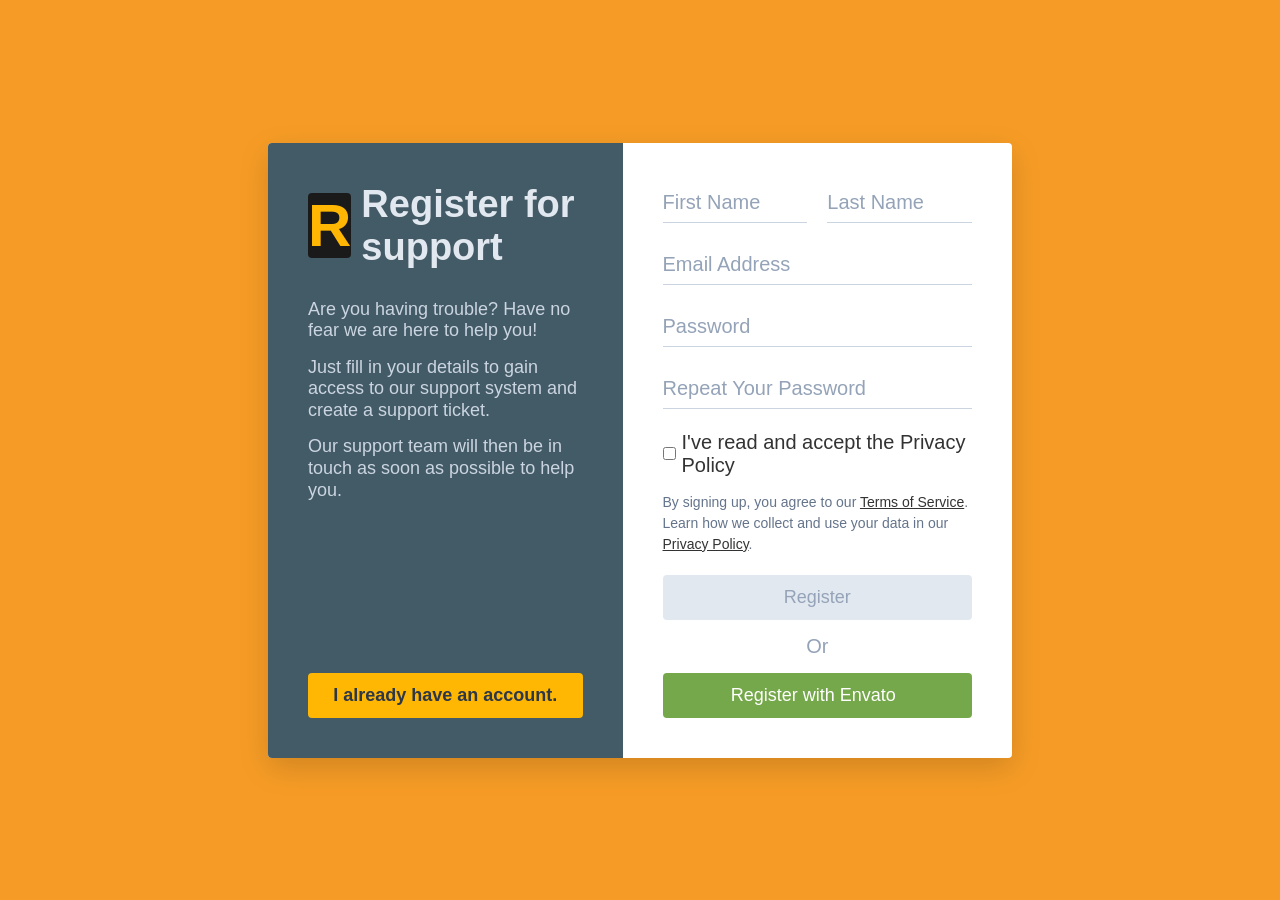
<file: html/create-an-account.html>
<!DOCTYPE html>
<html lang="en">
<head>
    <meta charset="UTF-8">
    <meta name="viewport" content="width=device-width, initial-scale=1.0">
    <title>Sopport - Register</title>
    <link rel="stylesheet" href="../style/create-an-account.css">
</head>
<body>
    <div class="login-container">
    <div class="info-panel">
        <div>
            <div class="logo-area">
                <div class="logo-icon">R</div>
                <div class="logo-text">Register for support</div>
            </div>
            <div class="info-content">
                <p>Are you having trouble? Have no fear we are here to help you!</p>
                <p>Just fill in your details to gain access to our support system and create a support ticket.</p>
                <p>Our support team will then be in touch as soon as possible to help you.</p>
            </div>
        </div>
        <a href="../html/support.html" class="btn-create-account">I already have an account.</a>
    </div>

    <div class="form-panel">
        <form onsubmit="event.preventDefault();">
            <div class="form-row">
                <div class="form-group flex-1">
                    <input type="text" placeholder="First Name" required>
                </div>
                <div class="form-group flex-1">
                    <input type="text" placeholder="Last Name" required>
                </div>
            </div>

            <div class="form-group">
                <input type="email" placeholder="Email Address" required>
            </div>
            <div class="form-group">
                <input type="password" placeholder="Password" required>
            </div>
            <div class="form-group">
                <input type="password" placeholder="Repeat Your Password" required>
            </div>
            
            <div class="policy-action">
                <label class="checkbox-container">
                    <input type="checkbox" required> I've read and accept the Privacy Policy
                </label>
                <p class="terms-text">
                    By signing up, you agree to our <a href="#">Terms of Service</a>. Learn how we collect and use your data in our <a href="#">Privacy Policy</a>.
                </p>
            </div>

            <button type="submit" class="btn-login" disabled>Register</button>
            
            <div class="or-separator">Or</div>

            <button type="button" class="btn-envato">
                Register with Envato <i class="fa-solid fa-leaf"></i>
            </button>
        </form>
    </div>
</div>
</body>
</html>
</file>
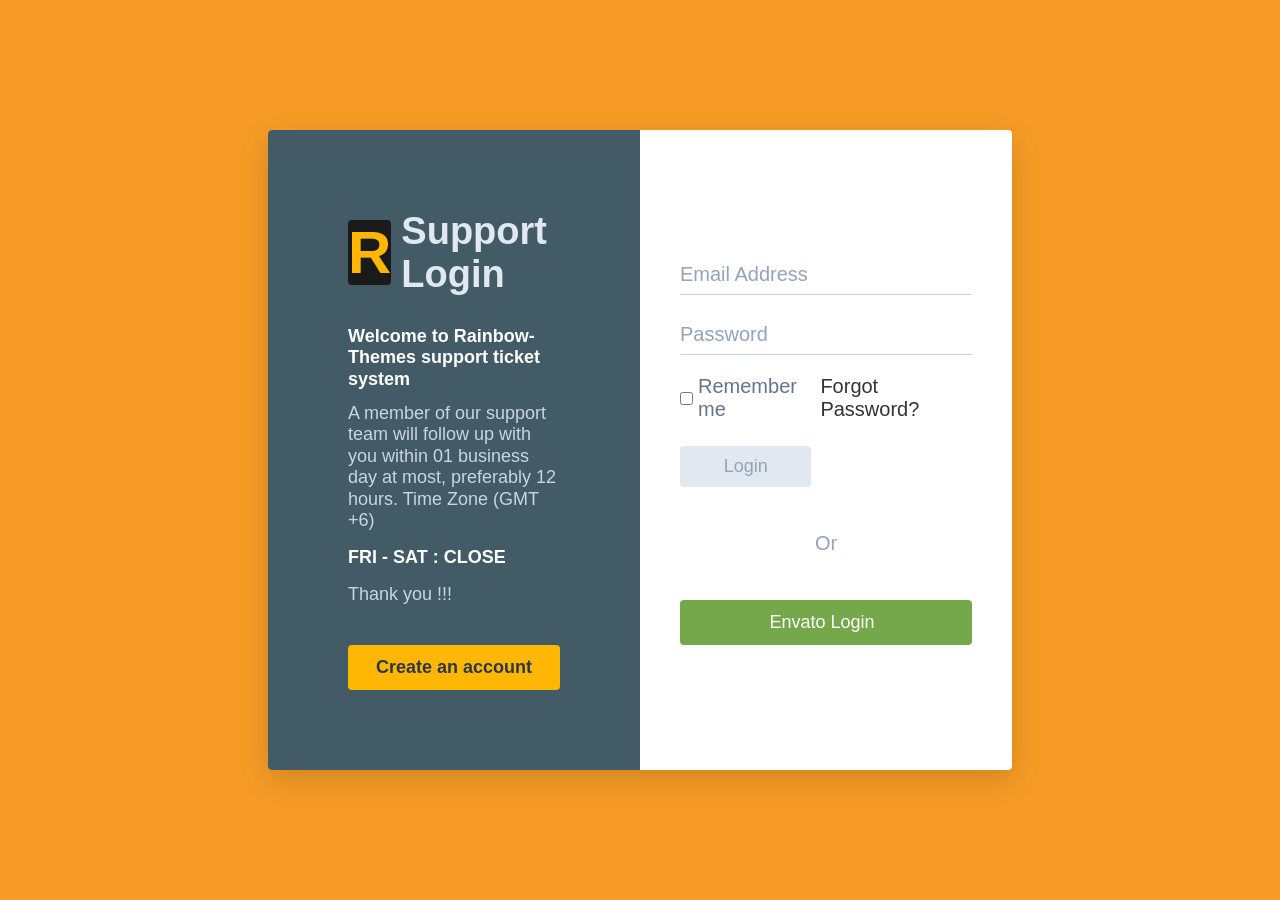
<file: html/support.html>
<!DOCTYPE html>
<html lang="en">
<head>
    <meta charset="UTF-8">
    <meta name="viewport" content="width=device-width, initial-scale=1.0">
    <title>Support Login</title>
    <link rel="stylesheet" href="../style/sopport.css">
</head>
<body>
    <div class="login-container">
    <div class="info-panel">
        <div>
            <div class="logo-area">
                <div class="logo-icon">R</div>
                <div class="logo-text">Support Login</div>
            </div>
            <div class="info-content">
                <h4>Welcome to Rainbow-Themes support ticket system</h4>
                <p>A member of our support team will follow up with you within 01 business day at most, preferably 12 hours. Time Zone (GMT +6)</p>
                <p class="status-close">FRI - SAT : CLOSE</p>
                <p>Thank you !!!</p>
            </div>
        </div>
        <a href="../html/create-an-account.html" class="btn-create-account">Create an account</a>
    </div>

    <div class="form-panel">
        <form onsubmit="event.preventDefault();">
            <div class="form-group">
                <input type="text" placeholder="Email Address" required>
            </div>
            <div class="form-group">
                <input type="password" placeholder="Password" required>
            </div>
            
            <div class="flex-actions">
                <label class="remember-me">
                    <input type="checkbox"> Remember me
                </label>
                <a href="#" class="forgot-pass">Forgot Password?</a>
            </div>

            <button type="submit" class="btn-login" disabled>Login</button>
            
            <div class="or-separator">Or</div>

            <button type="button" class="btn-envato">
                Envato Login <i class="fa-solid fa-leaf"></i>
            </button>
        </form>
    </div>
</div>
</body>
</html>
</file>
<file: style/create-an-account.css>
* {
    box-sizing: border-box;
    margin: 0;
    padding: 0;
    font-family: 'Segoe UI', Tahoma, Geneva, Verdana, sans-serif;
}

body {
    background: radial-gradient(circle,  #f69c26 100%, #ffc107 0%);
    display: flex;
    justify-content: center;
    align-items: center;
    min-height: 100vh;
    padding: 20px;
}

/* Card Container */
.login-container {
    display: flex;
    width: 100%;
    max-width: 60%;
    background-color: #ffffff;
    border-radius: 4px;
    overflow: hidden;
    box-shadow: 0 10px 30px rgba(0, 0, 0, 0.15);
}

/* Left Side Info Panel */
.info-panel {
    background-color: #435b66;
    color: #ffffff;
    width: 50%;
    padding: 40px;
    display: flex;
    flex-direction: column;
    justify-content: space-between;
}

.logo-area {
    display: flex;
    align-items: center;
    gap: 10px;
    margin-bottom: 30px;
}

.logo-icon {
    background-color: #1a1a1a;
    color: #ffb703;
    width: 65px;
    height: 65px;
    display: flex;
    justify-content: center;
    align-items: center;
    font-weight: bold;
    border-radius: 4px;
    font-size: 60px;
}

.logo-text {
    font-size: 38px;
    font-weight: 700;
    color: #e2e8f0;
}

.info-content {
    font-size: 18px;
    line-height: 1.2;
    color: #cbd5e1;
    margin-bottom: 40px;
}

.info-content p {
    margin-bottom: 15px;
}

.btn-create-account {
    display: block;
    width: 100%;
    background-color: #ffb703;
    color: #2d3748;
    text-align: center;
    padding: 12px;
    border-radius: 4px;
    text-decoration: none;
    font-weight: bold;
    font-size: 18px;
    transition: background 0.2s;
}

.btn-create-account:hover {
     background-color: #fca311;
}

/* Right Side Form Panel */
.form-panel {
    width: 55%;
    padding: 40px;
    display: flex;
    flex-direction: column;
    justify-content: center;
}

.form-row {
    display: flex;
    gap: 20px;
}

.flex-1 {
    flex: 1;
}

.form-group {
    margin-bottom: 22px;
}

.form-group input[type="text"],
.form-group input[type="email"],
.form-group input[type="password"] {
    width: 100%;
    border: none;
    border-bottom: 1px solid #cbd5e1;
    padding: 8px 0;
    font-size: 20px;
    outline: none;
    color: #333;
}

.form-group input::placeholder {
    color: #94a3b8;
}

.form-group input:focus {
    border-bottom-color: #435b66;
}

/* Policy and Terms Area */
.policy-action {
    margin-bottom: 20px;
}

.checkbox-container {
    display: flex;
    align-items: center;
    gap: 6px;
    font-size: 20px;
    color: #333;
    cursor: pointer;
    margin-bottom: 15px;
}

.terms-text {
    font-size: 14px;
    color: #64748b;
    line-height: 1.5;
}

.terms-text a {
    color: #333;
    text-decoration: underline;
}

.btn-login {
    width: 100%;
    background-color: #e2e8f0;
    color: #94a3b8;
    border: none;
    padding: 12px;
    font-size: 18px;
    border-radius: 4px;
    cursor: not-allowed;
    font-weight: 500;
}

.or-separator {
    text-align: center;
    margin: 15px 0;
    font-size: 20px;
    color: #94a3b8;
}

.btn-envato {
    width: 100%;
    background-color: #74a84a;
    color: #ffffff;
    border: none;
    padding: 12px;
    font-size: 18px;
    border-radius: 4px;
    cursor: pointer;
    display: flex;
    justify-content: center;
    align-items: center;
    gap: 8px;
    font-weight: 500;
    transition: background 0.2s;
}

.btn-envato:hover {
    background-color: #66963f;
}

/* Responsive Design */
@media (max-width: 768px) {
    .login-container {
        flex-direction: column;
        max-width: 450px;
    }
    .info-panel, .form-panel {
        width: 100%;
        padding: 30px;
    }
    .form-row {
        flex-direction: column;
        gap: 0;
    }
}
</file>
<file: style/sopport.css>
* {
    box-sizing: border-box;
    margin: 0;
    padding: 0;
    font-family: 'Segoe UI', Tahoma, Geneva, Verdana, sans-serif;
}

body {
    background: radial-gradient(circle,  #f69c26 100%, #ffc107 0%);
    display: flex;
    justify-content: center;
    align-items: center;
    min-height: 100vh;
    padding: 20px;
}

/* Card Container */
.login-container {
    display: flex;
    width: 100%;
    /* max-width: 820px; */
    max-width: 60%;
    background-color: #ffffff;
    border-radius: 4px;
    overflow: hidden;
    box-shadow: 0 10px 30px rgba(0, 0, 0, 0.15);
}

/* Left Side Info Panel */
.info-panel {
    background-color: #435b66;
    color: #ffffff;
    /* width: 50%; */
    max-width: 50%;
    padding: 80px;
    display: flex;
    flex-direction: column;
    justify-content: space-between;
}

.logo-area {
    display: flex;
    align-items: center;
    gap: 10px;
    margin-bottom: 30px;
}

.logo-icon {
    background-color: #1a1a1a;
    color: #ffb703;
    width: 65px;
    height: 65px;
    display: flex;
    justify-content: center;
    align-items: center;
    font-weight: bold;
    border-radius: 4px;
    font-size: 60px;
}

.logo-text {
    font-size: 38px;
    font-weight: 700;
    color: #e2e8f0;
}

.info-content {
    font-size: 18px;
    line-height: 1.2;
    color: #cbd5e1;
    margin-bottom: 40px;
}

.info-content h4 {
    color: #ffffff;
    font-size: 18px;
    margin-bottom: 12px;
    font-weight: 600;
}

.info-content p {
    margin-bottom: 15px;
}

.status-close {
    font-weight: bold;
    color: #ffffff;
}

.btn-create-account {
    display: block;
    width: 100%;
    background-color: #ffb703;
    color: #2d3748;
    text-align: center;
    padding: 12px;
    border-radius: 4px;
    text-decoration: none;
    font-weight: bold;
    font-size: 18px;
    transition: background 0.2s;
}

.btn-create-account:hover {
    background-color: #fca311;
}

/* Right Side Form Panel */
.form-panel {
    width: 50%;
    padding: 40px;
    display: flex;
    flex-direction: column;
    justify-content: center;
}

.form-group {
    margin-bottom: 20px;
}

.form-group input[type="text"],
.form-group input[type="password"] {
    width: 100%;
    border: none;
    border-bottom: 1px solid #cbd5e1;
    padding: 8px 0;
    font-size: 20px;
    outline: none;
    color: #333;
}

.form-group input::placeholder {
    color: #94a3b8;
}

.form-group input:focus {
    border-bottom-color: #435b66;
}

.flex-actions {
    display: flex;
    justify-content: space-between;
    align-items: center;
    margin-bottom: 25px;
    font-size: 20px;
}

.remember-me {
    display: flex;
    align-items: center;
    gap: 5px;
    color: #64748b;
    cursor: pointer;
}

.forgot-pass {
    color: #333;
    text-decoration: none;
}

.forgot-pass:hover {
    text-decoration: underline;
}

.btn-login {
    width: 45%;
    background-color: #e2e8f0;
    color: #94a3b8;
    border: none;
    padding: 10px;
    font-size: 18px;
    border-radius: 4px;
    cursor: not-allowed;
    font-weight: 500;
}

.or-separator {
    text-align: center;
    margin: 45px 0;
    font-size: 20px;
    color: #94a3b8;
    position: relative;
}

.btn-envato {
    width: 100%;
    background-color: #74a84a;
    color: #ffffff;
    border: none;
    padding: 12px;
    font-size: 18px;
    border-radius: 4px;
    cursor: pointer;
    display: flex;
    justify-content: center;
    align-items: center;
    gap: 8px;
    font-weight: 500;
    transition: background 0.2s;
}

.btn-envato:hover {
    background-color: #66963f;
}

/* Responsive Design */
@media (max-width: 768px) {
    .login-container {
        flex-direction: column;
        max-width: 400px;
    }
    .info-panel, .form-panel {
        width: 100%;
        padding: 30px;
    }
}
</file>
